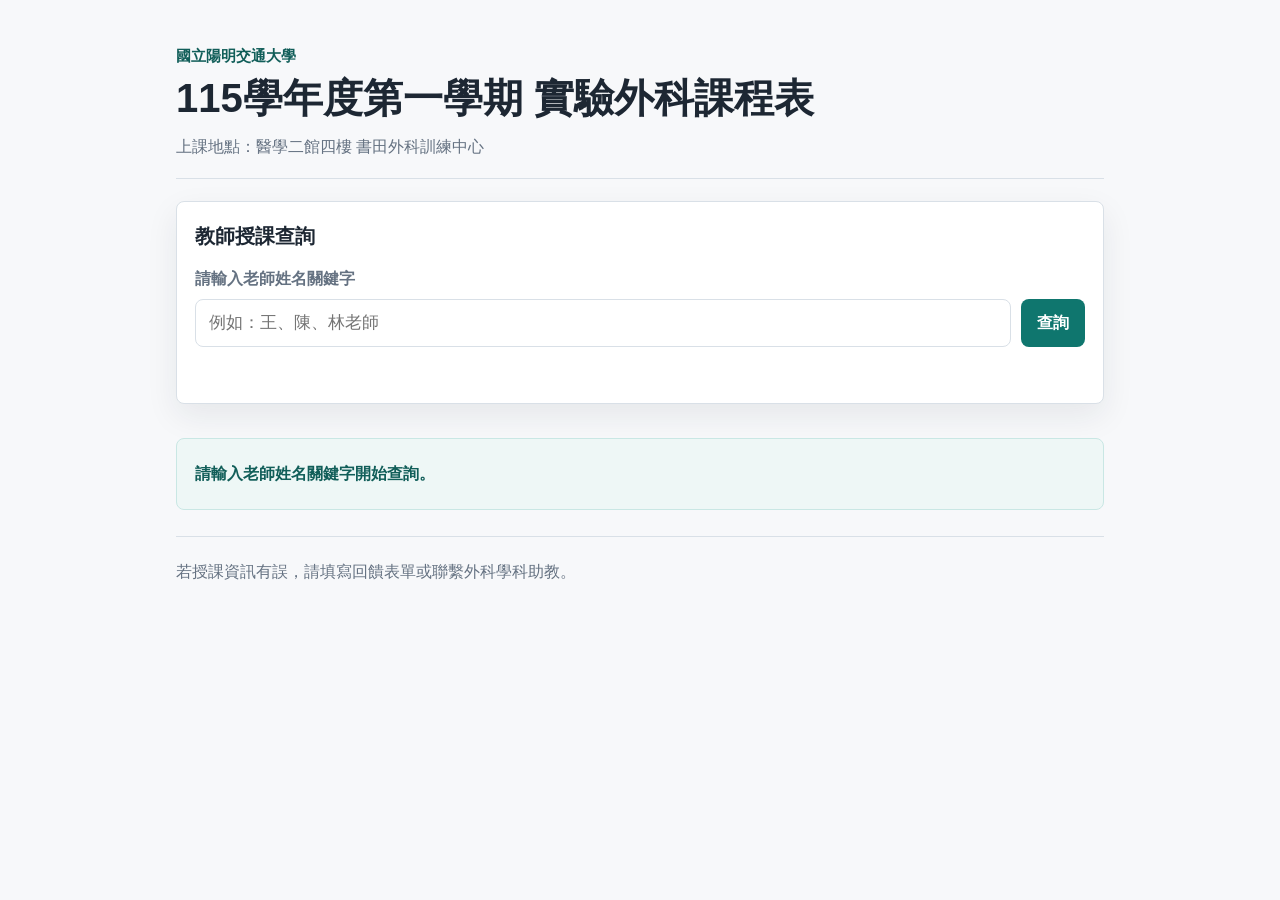
<file: index.html>
<!DOCTYPE html>
<html lang="zh-Hant">
<head>
  <meta charset="UTF-8">
  <meta name="viewport" content="width=device-width, initial-scale=1.0">
  <title>115學年度醫五實驗外科教師授課查詢系統</title>
  <link rel="stylesheet" href="style.css">
</head>
<body>
  <main class="page">
    <header class="site-header">
      <p class="school">國立陽明交通大學</p>
      <h1>115學年度第一學期 實驗外科課程表</h1>
      <p class="location">上課地點：醫學二館四樓 書田外科訓練中心</p>
    </header>

    <section class="search-panel" aria-labelledby="search-title">
      <h2 id="search-title">教師授課查詢</h2>
      <form id="searchForm" class="search-form">
        <label for="teacherKeyword">請輸入老師姓名關鍵字</label>
        <div class="search-row">
          <input
            id="teacherKeyword"
            name="teacherKeyword"
            type="search"
            placeholder="例如：王、陳、林老師"
            autocomplete="off"
          >
          <button type="submit">查詢</button>
        </div>
      </form>
      <p id="resultCount" class="result-summary" aria-live="polite"></p>
    </section>

    <section id="resultsSection" class="results" aria-label="查詢結果"></section>
    <p id="emptyState" class="empty-state">請輸入老師姓名關鍵字開始查詢。</p>

    <footer class="site-footer">
      <p>若授課資訊有誤，請填寫回饋表單或聯繫外科學科助教。</p>
    </footer>
  </main>

  <script src="script.js"></script>
</body>
</html>
</file>
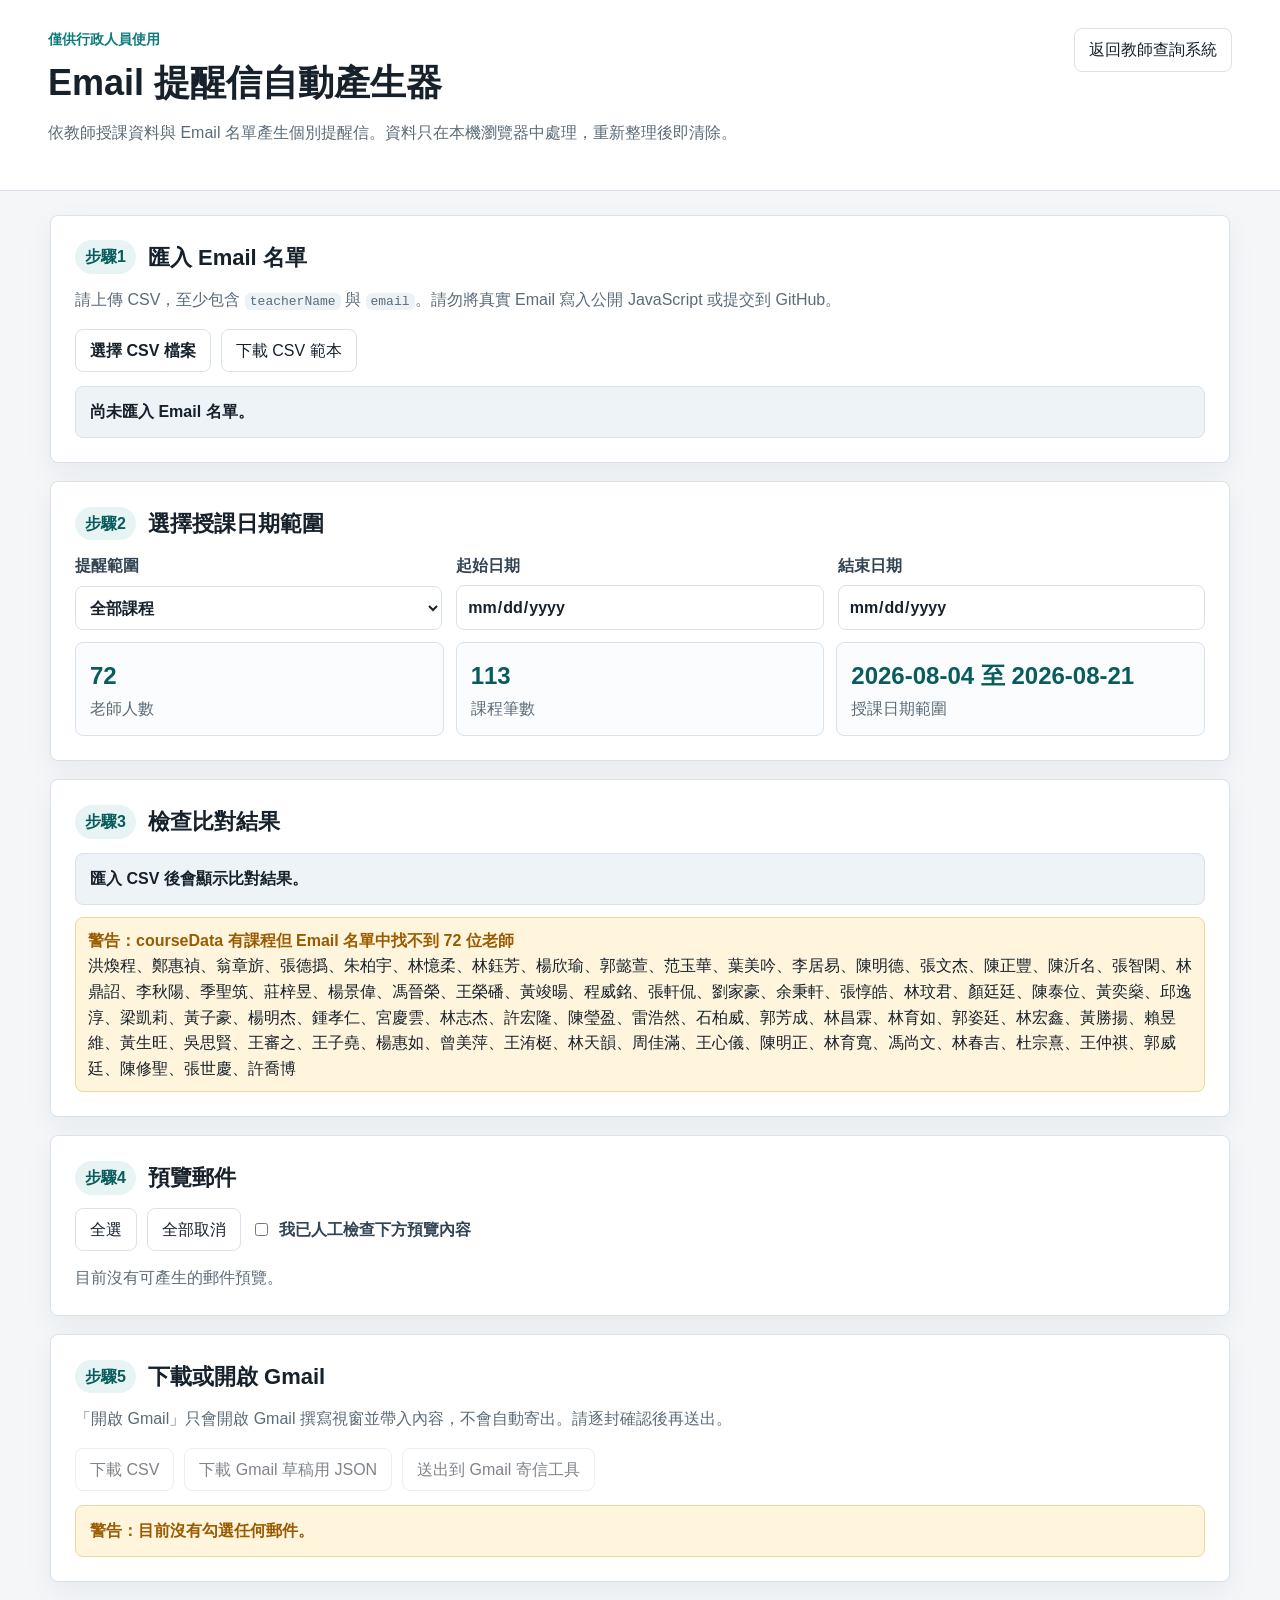
<file: email-generator.html>
<!doctype html>
<html lang="zh-Hant">
<head>
  <meta charset="utf-8">
  <meta name="viewport" content="width=device-width, initial-scale=1">
  <title>115學年度實驗外科教師授課提醒信產生器</title>
  <link rel="stylesheet" href="email-generator.css">
</head>
<body>
  <header class="page-header">
    <div>
      <p class="eyebrow">僅供行政人員使用</p>
      <h1>Email 提醒信自動產生器</h1>
      <p class="intro">依教師授課資料與 Email 名單產生個別提醒信。資料只在本機瀏覽器中處理，重新整理後即清除。</p>
    </div>
    <a class="secondary-link" href="index.html">返回教師查詢系統</a>
  </header>

  <main class="layout">
    <section class="step-panel">
      <div class="step-title">
        <span>步驟1</span>
        <h2>匯入 Email 名單</h2>
      </div>
      <p class="helper">請上傳 CSV，至少包含 <code>teacherName</code> 與 <code>email</code>。請勿將真實 Email 寫入公開 JavaScript 或提交到 GitHub。</p>
      <div class="upload-row">
        <label class="file-picker">
          <input id="csvFile" type="file" accept=".csv,text/csv">
          <span>選擇 CSV 檔案</span>
        </label>
        <a class="secondary-link" href="teacher-emails-template.csv" download>下載 CSV 範本</a>
      </div>
      <div id="uploadStatus" class="status-box neutral">尚未匯入 Email 名單。</div>
    </section>

    <section class="step-panel">
      <div class="step-title">
        <span>步驟2</span>
        <h2>選擇授課日期範圍</h2>
      </div>
      <div class="filter-grid">
        <label>
          提醒範圍
          <select id="rangeMode">
            <option value="all">全部課程</option>
            <option value="7">未來7天</option>
            <option value="14">未來14天</option>
            <option value="custom">自訂起訖日期</option>
          </select>
        </label>
        <label>
          起始日期
          <input id="startDate" type="date" disabled>
        </label>
        <label>
          結束日期
          <input id="endDate" type="date" disabled>
        </label>
      </div>
      <div id="filterSummary" class="summary-grid">
        <div><strong>0</strong><span>老師人數</span></div>
        <div><strong>0</strong><span>課程筆數</span></div>
        <div><strong>-</strong><span>授課日期範圍</span></div>
      </div>
    </section>

    <section class="step-panel">
      <div class="step-title">
        <span>步驟3</span>
        <h2>檢查比對結果</h2>
      </div>
      <div id="comparisonStatus" class="status-box neutral">匯入 CSV 後會顯示比對結果。</div>
      <div id="warningList" class="warning-list"></div>
    </section>

    <section class="step-panel">
      <div class="step-title">
        <span>步驟4</span>
        <h2>預覽郵件</h2>
      </div>
      <div class="toolbar">
        <button id="selectAll" type="button">全選</button>
        <button id="clearAll" type="button">全部取消</button>
        <label class="confirm-check">
          <input id="reviewConfirmed" type="checkbox">
          我已人工檢查下方預覽內容
        </label>
      </div>
      <div id="previewList" class="preview-list">
        <div class="empty-state">尚未產生郵件預覽。</div>
      </div>
    </section>

    <section class="step-panel">
      <div class="step-title">
        <span>步驟5</span>
        <h2>下載或開啟 Gmail</h2>
      </div>
      <p class="helper">「開啟 Gmail」只會開啟 Gmail 撰寫視窗並帶入內容，不會自動寄出。請逐封確認後再送出。</p>
      <div class="toolbar">
        <button id="downloadCsv" type="button" disabled>下載 CSV</button>
        <button id="downloadJson" type="button" disabled>下載 Gmail 草稿用 JSON</button>
        <button id="sendToGmailTool" type="button" disabled>送出到 Gmail 寄信工具</button>
      </div>
      <div id="exportStatus" class="status-box neutral">需先匯入資料、檢查預覽並勾選人工確認，才可輸出。</div>
      <form id="gmailToolForm" method="post" target="_blank" hidden>
        <input id="gmailToolPayload" name="payload" type="hidden">
      </form>
    </section>
  </main>

  <template id="previewTemplate">
    <article class="mail-card">
      <div class="mail-head">
        <label class="include-check">
          <input class="include-input" type="checkbox" checked>
          納入輸出
        </label>
        <span class="course-count"></span>
      </div>
      <dl class="mail-meta">
        <div><dt>收件人</dt><dd class="teacher"></dd></div>
        <div><dt>Email</dt><dd class="email"></dd></div>
        <div><dt>CC</dt><dd class="cc"></dd></div>
        <div><dt>主旨</dt><dd class="subject"></dd></div>
      </dl>
      <pre class="body-preview"></pre>
      <div class="card-actions">
        <button class="copy-to" type="button">複製收件人</button>
        <button class="copy-subject" type="button">複製主旨</button>
        <button class="copy-body" type="button">複製內文</button>
        <a class="open-mail" href="#">開啟 Gmail</a>
      </div>
    </article>
  </template>

  <script src="script.js"></script>
  <script src="email-generator.js"></script>
</body>
</html>
</file>
<file: style.css>
:root {
  --bg: #f7f8fa;
  --panel: #ffffff;
  --text: #1d2733;
  --muted: #657282;
  --line: #d9e0e7;
  --primary: #0f766e;
  --primary-dark: #115e59;
  --accent: #b45309;
  --soft: #eef7f6;
  --shadow: 0 12px 32px rgba(29, 39, 51, 0.08);
}

* {
  box-sizing: border-box;
}

body {
  margin: 0;
  background: var(--bg);
  color: var(--text);
  font-family: "Noto Sans TC", "Microsoft JhengHei", Arial, sans-serif;
  line-height: 1.6;
}

.page {
  width: min(100%, 960px);
  margin: 0 auto;
  padding: 20px 16px 32px;
}

.site-header {
  padding: 24px 0 18px;
  border-bottom: 1px solid var(--line);
}

.school {
  margin: 0 0 6px;
  color: var(--primary-dark);
  font-size: 15px;
  font-weight: 700;
}

h1 {
  margin: 0;
  font-size: clamp(24px, 6vw, 40px);
  line-height: 1.2;
  letter-spacing: 0;
}

.location {
  margin: 12px 0 0;
  color: var(--muted);
  font-size: 16px;
}

.search-panel {
  margin: 22px 0 18px;
  padding: 18px;
  background: var(--panel);
  border: 1px solid var(--line);
  border-radius: 8px;
  box-shadow: var(--shadow);
}

h2 {
  margin: 0 0 14px;
  font-size: 20px;
}

.search-form label {
  display: block;
  margin-bottom: 8px;
  color: var(--muted);
  font-weight: 700;
}

.search-row {
  display: flex;
  gap: 10px;
}

input[type="search"] {
  width: 100%;
  min-height: 48px;
  padding: 10px 13px;
  border: 1px solid var(--line);
  border-radius: 8px;
  color: var(--text);
  font-size: 17px;
  background: #fff;
}

input[type="search"]:focus {
  outline: 3px solid rgba(15, 118, 110, 0.18);
  border-color: var(--primary);
}

button,
.material-button,
.feedback-button {
  display: inline-flex;
  align-items: center;
  justify-content: center;
  min-height: 48px;
  padding: 10px 16px;
  border: 0;
  border-radius: 8px;
  background: var(--primary);
  color: #fff;
  font-size: 16px;
  font-weight: 700;
  text-decoration: none;
  cursor: pointer;
  white-space: nowrap;
}

button:hover,
.material-button:hover,
.feedback-button:hover {
  background: var(--primary-dark);
}

.result-summary {
  min-height: 26px;
  margin: 12px 0 0;
  color: var(--muted);
}

.results {
  display: grid;
  gap: 14px;
}

.course-card {
  padding: 18px;
  background: var(--panel);
  border: 1px solid var(--line);
  border-radius: 8px;
  box-shadow: var(--shadow);
}

.course-card h3 {
  margin: 0 0 14px;
  font-size: 21px;
  color: var(--primary-dark);
}

.course-grid {
  display: grid;
  grid-template-columns: repeat(2, minmax(0, 1fr));
  gap: 10px 18px;
}

.field {
  min-width: 0;
}

.field.full {
  grid-column: 1 / -1;
}

.field-label {
  display: block;
  color: var(--muted);
  font-size: 13px;
  font-weight: 700;
}

.field-value {
  display: block;
  margin-top: 2px;
  overflow-wrap: anywhere;
  font-size: 16px;
}

.material-area {
  margin-top: 16px;
}

.material-button {
  background: var(--accent);
}

.material-button:hover {
  background: #92400e;
}

.empty-state {
  padding: 22px 18px;
  background: var(--soft);
  border: 1px solid #c9e7e4;
  border-radius: 8px;
  color: var(--primary-dark);
  font-weight: 700;
}

.site-footer {
  margin-top: 26px;
  padding: 22px 0 0;
  border-top: 1px solid var(--line);
  color: var(--muted);
}

.site-footer p {
  margin: 0 0 12px;
}

@media (max-width: 640px) {
  .page {
    padding: 14px 12px 28px;
  }

  .site-header {
    padding-top: 18px;
  }

  .search-panel,
  .course-card {
    padding: 15px;
  }

  .search-row {
    flex-direction: column;
  }

  button,
  .material-button,
  .feedback-button {
    width: 100%;
  }

  .course-grid {
    grid-template-columns: 1fr;
  }
}
</file>
<file: email-generator.css>
:root {
  --bg: #f4f6f8;
  --panel: #ffffff;
  --ink: #17212b;
  --muted: #5c6b78;
  --line: #d9e2ea;
  --primary: #0e7c7b;
  --primary-dark: #085d5c;
  --warning: #9a5b00;
  --warning-bg: #fff4dc;
  --error: #a73737;
  --error-bg: #fdecec;
  --success: #256f45;
  --success-bg: #eaf7ef;
  --neutral-bg: #eef3f7;
}

* {
  box-sizing: border-box;
}

body {
  margin: 0;
  background: var(--bg);
  color: var(--ink);
  font-family: "Microsoft JhengHei", "Noto Sans TC", Arial, sans-serif;
  line-height: 1.6;
}

button,
input,
select {
  font: inherit;
}

button,
.secondary-link,
.open-mail,
.file-picker span {
  min-height: 40px;
  border: 1px solid var(--line);
  border-radius: 8px;
  padding: 8px 14px;
  background: #fff;
  color: var(--ink);
  text-decoration: none;
  cursor: pointer;
  display: inline-flex;
  align-items: center;
  justify-content: center;
  gap: 6px;
}

button:hover,
.secondary-link:hover,
.open-mail:hover,
.file-picker span:hover {
  border-color: var(--primary);
  color: var(--primary-dark);
}

button:disabled {
  cursor: not-allowed;
  opacity: .55;
}

.page-header {
  display: flex;
  justify-content: space-between;
  gap: 18px;
  align-items: flex-start;
  padding: 28px clamp(18px, 4vw, 48px);
  background: #ffffff;
  border-bottom: 1px solid var(--line);
}

.eyebrow {
  margin: 0 0 4px;
  color: var(--primary);
  font-size: 14px;
  font-weight: 800;
}

h1,
h2,
p {
  margin-top: 0;
}

h1 {
  margin-bottom: 8px;
  font-size: clamp(26px, 4vw, 36px);
}

h2 {
  margin-bottom: 0;
  font-size: 22px;
}

.intro,
.helper,
.empty-state {
  color: var(--muted);
}

.layout {
  width: min(1180px, calc(100% - 32px));
  margin: 24px auto 48px;
  display: grid;
  gap: 18px;
}

.step-panel {
  background: var(--panel);
  border: 1px solid var(--line);
  border-radius: 8px;
  padding: clamp(16px, 2vw, 24px);
  box-shadow: 0 10px 28px rgba(28, 45, 60, .06);
}

.step-title {
  display: flex;
  gap: 12px;
  align-items: center;
  margin-bottom: 12px;
}

.step-title span {
  background: #e7f4f3;
  color: var(--primary-dark);
  font-weight: 800;
  border-radius: 999px;
  padding: 4px 10px;
  white-space: nowrap;
}

.upload-row,
.toolbar,
.card-actions {
  display: flex;
  gap: 10px;
  flex-wrap: wrap;
  align-items: center;
}

.file-picker input {
  position: absolute;
  inline-size: 1px;
  block-size: 1px;
  opacity: 0;
  pointer-events: none;
}

.filter-grid {
  display: grid;
  grid-template-columns: repeat(3, minmax(0, 1fr));
  gap: 14px;
}

label {
  display: grid;
  gap: 6px;
  font-weight: 700;
  color: #334454;
}

input,
select {
  width: 100%;
  min-height: 42px;
  border: 1px solid var(--line);
  border-radius: 8px;
  padding: 8px 10px;
  background: #fff;
  color: var(--ink);
}

code {
  background: #edf2f6;
  border-radius: 6px;
  padding: 1px 5px;
}

.status-box {
  margin-top: 14px;
  border: 1px solid var(--line);
  border-radius: 8px;
  padding: 12px 14px;
  font-weight: 700;
}

.neutral {
  background: var(--neutral-bg);
}

.success {
  background: var(--success-bg);
  border-color: #b8dfc5;
  color: var(--success);
}

.warning {
  background: var(--warning-bg);
  border-color: #f1d59b;
  color: var(--warning);
}

.error {
  background: var(--error-bg);
  border-color: #efb9b9;
  color: var(--error);
}

.summary-grid {
  margin-top: 12px;
  display: grid;
  grid-template-columns: repeat(3, minmax(0, 1fr));
  gap: 12px;
}

.summary-grid div {
  border: 1px solid var(--line);
  border-radius: 8px;
  padding: 14px;
  background: #fbfcfd;
}

.summary-grid strong {
  display: block;
  font-size: 24px;
  color: var(--primary-dark);
}

.summary-grid span {
  color: var(--muted);
}

.warning-list {
  display: grid;
  gap: 10px;
  margin-top: 12px;
}

.warning-item {
  border: 1px solid #f1d59b;
  border-radius: 8px;
  padding: 10px 12px;
  background: var(--warning-bg);
}

.warning-item strong {
  display: block;
  color: var(--warning);
}

.preview-list {
  display: grid;
  gap: 14px;
  margin-top: 14px;
}

.mail-card {
  border: 1px solid var(--line);
  border-radius: 8px;
  padding: 16px;
  background: #fbfcfd;
}

.mail-head {
  display: flex;
  justify-content: space-between;
  gap: 12px;
  align-items: center;
  margin-bottom: 12px;
}

.include-check,
.confirm-check {
  display: inline-flex;
  grid-template-columns: none;
  align-items: center;
  gap: 8px;
}

.include-check input,
.confirm-check input {
  width: auto;
  min-height: auto;
}

.course-count {
  background: #e7f4f3;
  color: var(--primary-dark);
  border-radius: 999px;
  padding: 4px 10px;
  font-weight: 800;
}

.mail-meta {
  display: grid;
  grid-template-columns: repeat(2, minmax(0, 1fr));
  gap: 10px;
  margin: 0 0 12px;
}

.mail-meta div {
  border-top: 1px solid var(--line);
  padding-top: 8px;
}

.mail-meta dt {
  color: var(--muted);
  font-size: 13px;
  font-weight: 800;
}

.mail-meta dd {
  margin: 2px 0 0;
  overflow-wrap: anywhere;
}

.body-preview {
  white-space: pre-wrap;
  overflow-wrap: anywhere;
  border: 1px solid var(--line);
  border-radius: 8px;
  padding: 14px;
  background: #ffffff;
  max-height: 420px;
  overflow: auto;
  font-family: "Microsoft JhengHei", "Noto Sans TC", Arial, sans-serif;
}

.open-mail {
  background: var(--primary);
  border-color: var(--primary);
  color: #fff;
  font-weight: 800;
}

.open-mail:hover {
  background: var(--primary-dark);
  border-color: var(--primary-dark);
  color: #fff;
}

@media (max-width: 820px) {
  .page-header {
    flex-direction: column;
  }

  .filter-grid,
  .summary-grid,
  .mail-meta {
    grid-template-columns: 1fr;
  }

  .mail-head {
    align-items: flex-start;
    flex-direction: column;
  }
}
</file>
